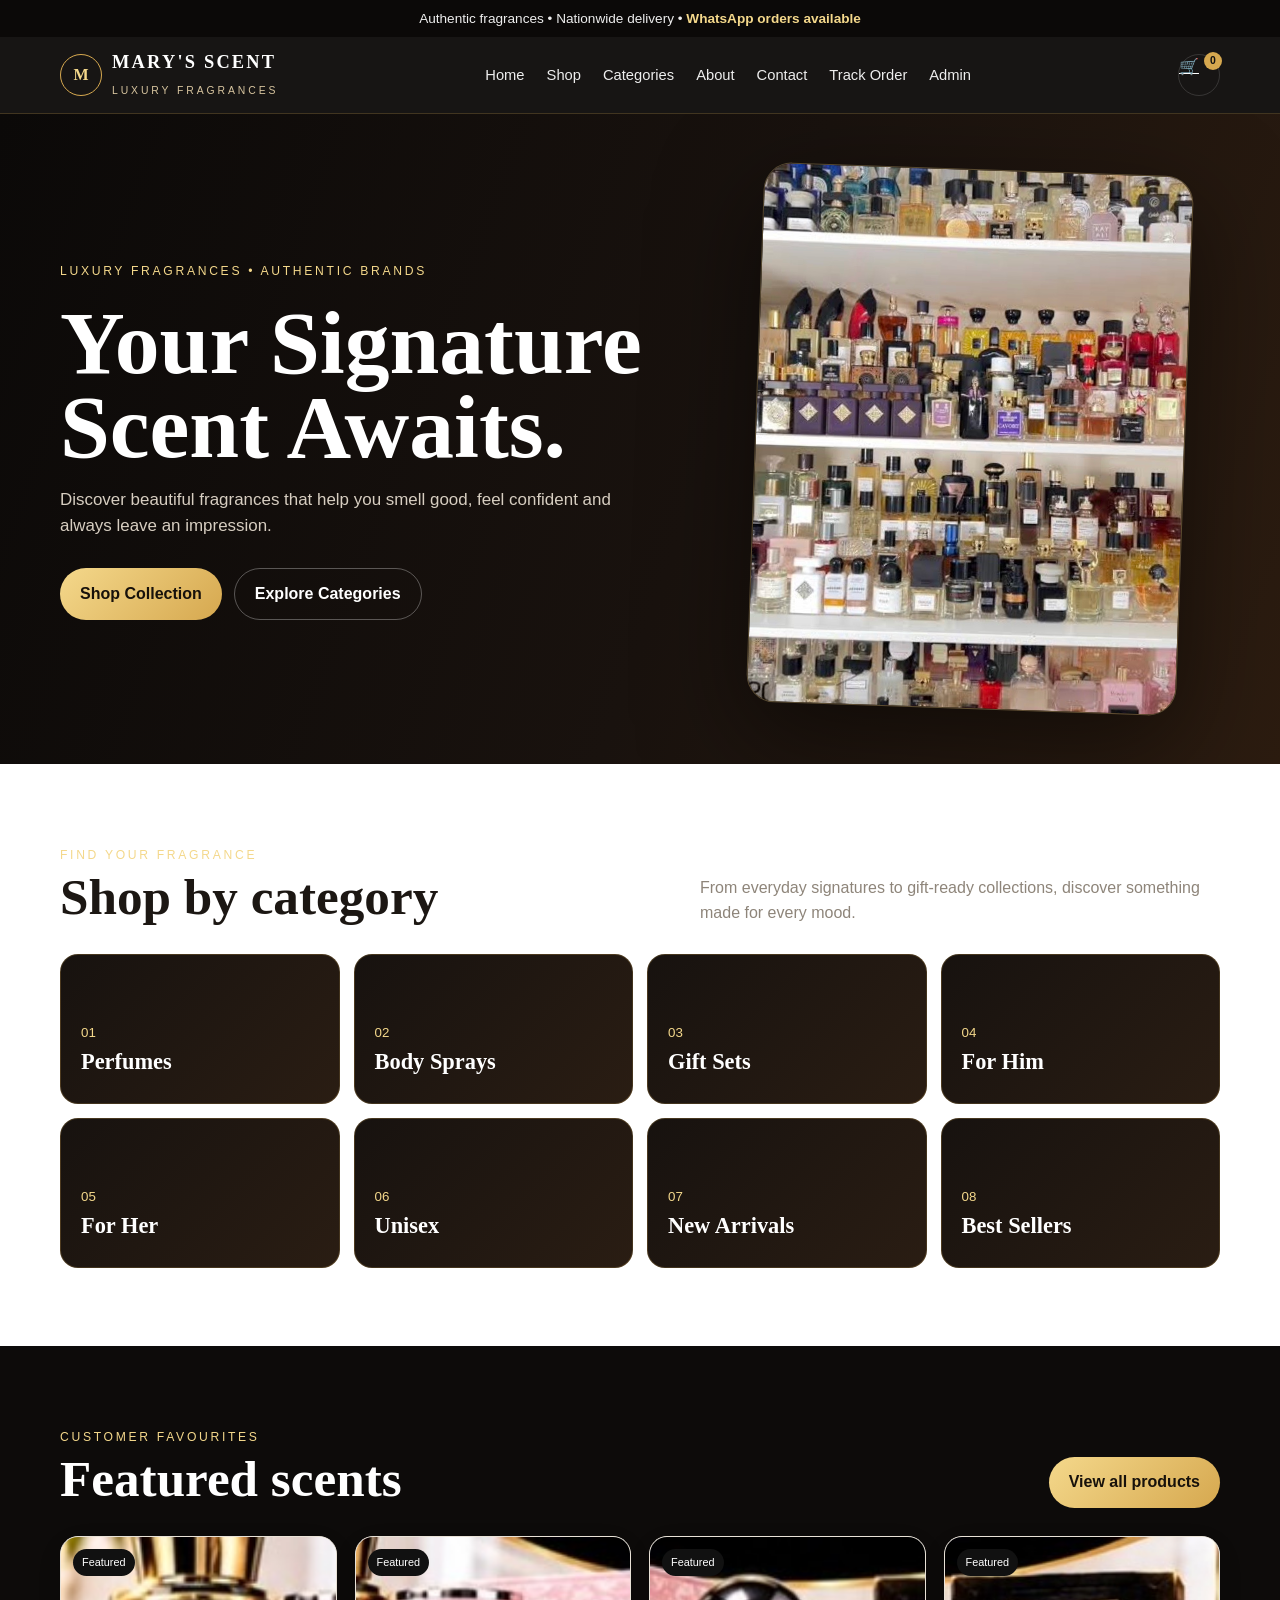
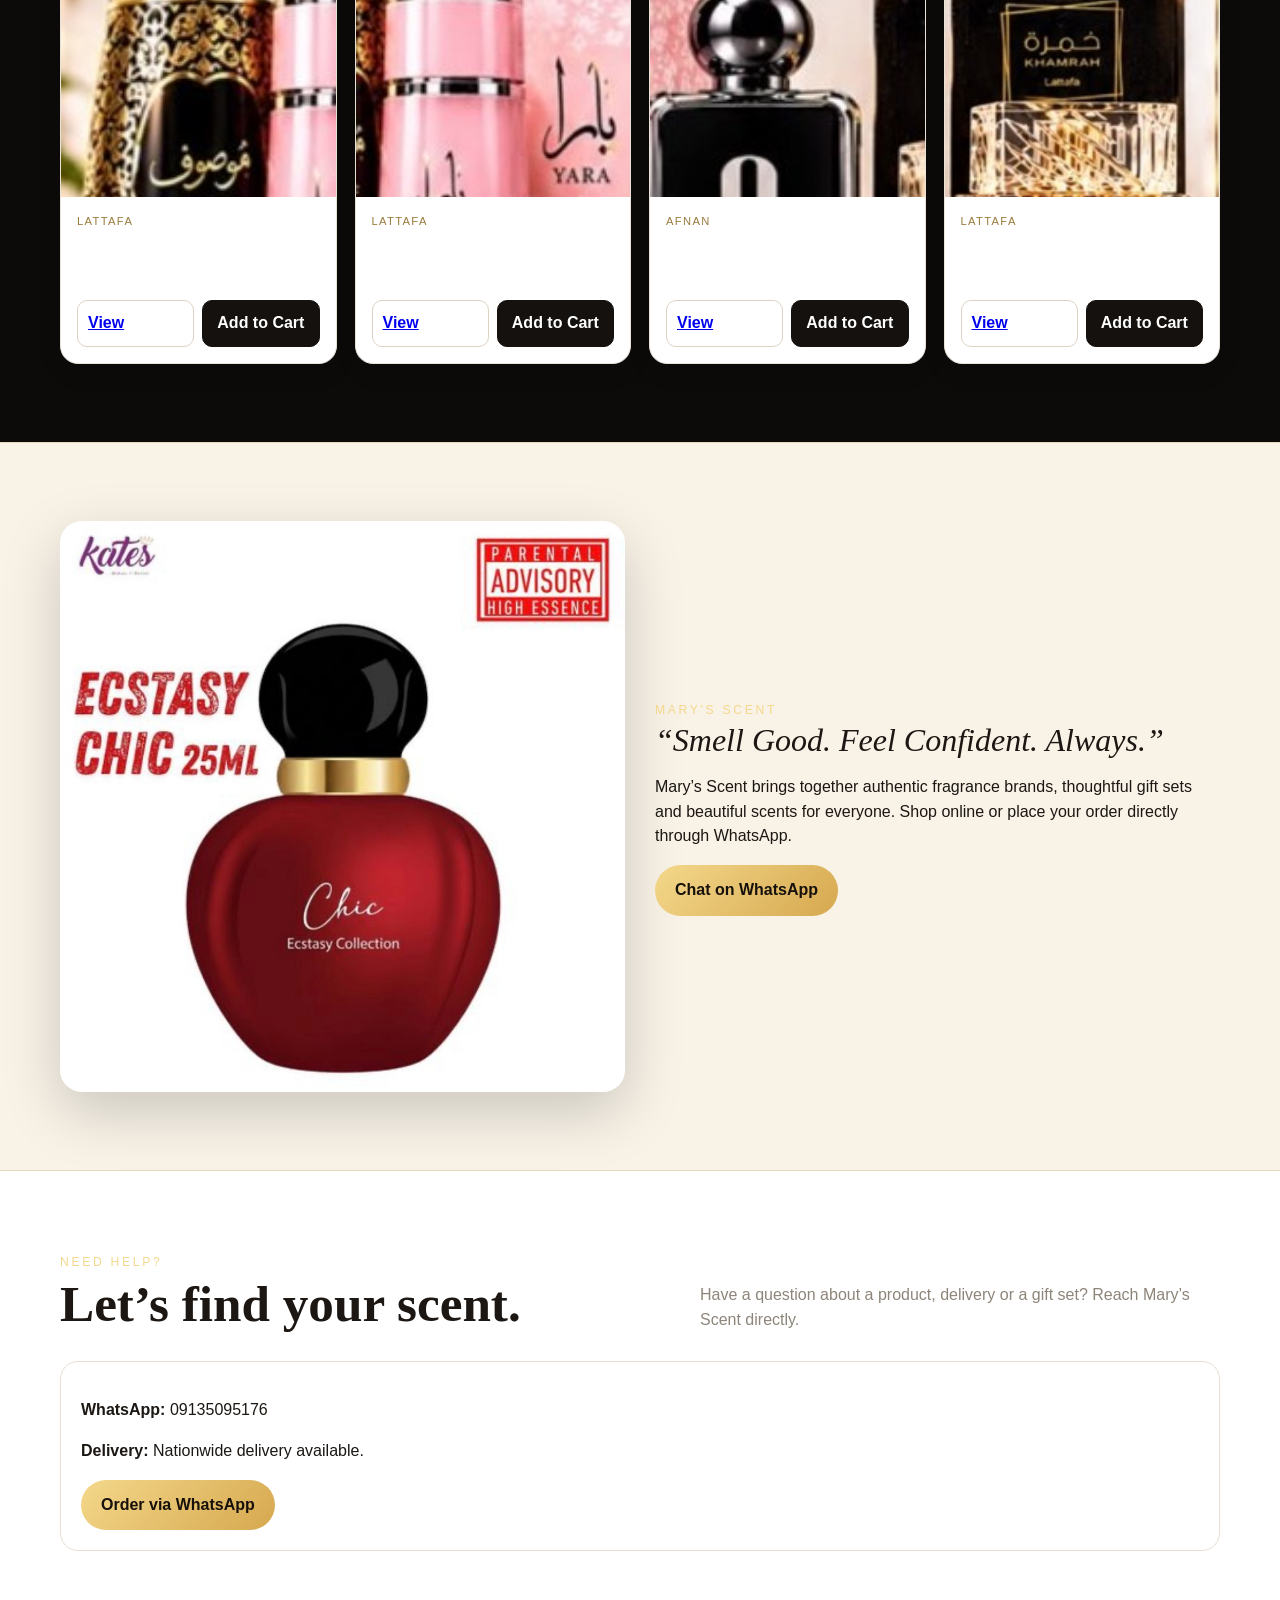
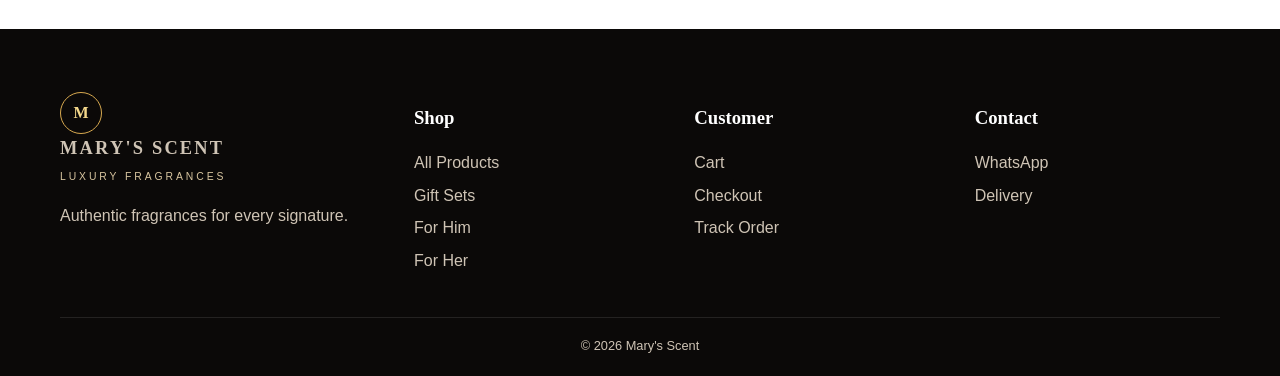
<file: index.html>
<!doctype html>
<html lang="en">
<head><meta charset="utf-8">
<meta name="viewport" content="width=device-width,initial-scale=1">
  <title>Mary's Scent — Luxury Fragrances</title>
  <link rel="stylesheet" href="css/style.css"></head>
<body>  
      <div class="loading"><div class="loading-logo"><strong>MARY'S SCENT</strong><span>Luxury Fragrances</span>
       <div class="spinner"></div></div></div>
      <div class="topbar">Authentic fragrances • Nationwide delivery • <strong>WhatsApp orders available</strong></div>
      <nav class="navbar"><div class="container nav-inner">
        <a class="brand" href="index.html"><div class="brand-mark">M</div>
    <div class="brand-text"><strong>MARY'S SCENT</strong><span>LUXURY FRAGRANCES</span></div></a>
    <div class="nav-links"><a href="index.html">Home</a>
        <a href="shop.html">Shop</a><a href="index.html#categories">Categories</a>
        <a href="index.html#about">About</a>
        <a href="index.html#contact">Contact</a>
        <a href="track.html">Track Order</a>
        <a href="admin/login.html">Admin</a>

</div>

        <div class="nav-actions">
 <a class="icon-btn" href="cart.html" aria-label="Cart">🛒<span class="badge" data-cart-count>0</span></a>
  <button class="icon-btn menu-btn" data-menu>☰</button>
</div>
</div>
</nav>
  <main><section class="hero"><div class="container hero-grid"><div><span class="eyebrow">Luxury fragrances • Authentic brands</span>
      <h1>Your Signature Scent Awaits.</h1>
      <p>Discover beautiful fragrances that help you smell good, feel confident and always leave an impression.</p>
      <div class="hero-buttons"><a class="btn btn-gold" href="shop.html">Shop Collection</a>
          <a class="btn btn-dark" href="#categories">Explore Categories</a></div></div>
          <div class="hero-art"><img src="assets/images/marys-scent.jpg" alt="Mary's Scent fragrance collection"></div></div></section>
          <section class="section" id="categories"><div class="container"><div class="section-head">
            <div><span class="eyebrow">Find your fragrance</span>
                <h2>Shop by category</h2></div><p>From everyday signatures to gift-ready collections, discover something made for every mood.</p></div>
                <div class="categories"><a class="category" href="shop.html?category=Perfumes"><small>01</small><h3>Perfumes</h3></a>
         <a class="category" href="shop.html?category=Body Sprays"><small>02</small>
  <h3>Body Sprays</h3></a><a class="category" href="shop.html?category=Gift Sets"><small>03</small>
      <h3>Gift Sets</h3></a><a class="category" href="shop.html?category=For Him"><small>04</small>
          <h3>For Him</h3></a><a class="category" href="shop.html?category=For Her"><small>05</small>
   <h3>For Her</h3></a><a class="category" href="shop.html?category=Unisex"><small>06</small>
       <h3>Unisex</h3></a><a class="category" href="shop.html?category=New Arrivals"><small>07</small>
<h3>New Arrivals</h3></a><a class="category" href="shop.html?category=Best Sellers"><small>08</small>
    <h3>Best Sellers</h3></a></div></div></section><section class="section dark"><div class="container">
        <div class="section-head"><div><span class="eyebrow">Customer favourites</span><h2>Featured scents</h2></div>
        <a class="btn btn-gold" href="shop.html">View all products</a></div><div id="homeProducts" class="products"></div></div></section>
        
        <section class="section promo" id="about">
            <div class="container promo-grid">
                <img src="assets/images/perf.jpg" alt="Mary's Scent promotional collection">
                <div><span class="eyebrow">Mary's Scent</span>
                    <div class="quote">“Smell Good. Feel Confident. Always.”</div>
                    <p>Mary’s Scent brings together authentic fragrance brands, thoughtful gift sets and beautiful scents for everyone.
   Shop online or place your order directly through WhatsApp.</p>
   <a class="btn btn-gold" href="https://wa.me/2349135095176" target="_blank">Chat on WhatsApp</a>
  </div>
                    </div>
                </section>
                <section class="section" id="contact">
                    <div class="container">
  <div class="section-head"><div><span class="eyebrow">Need help?</span>
      <h2>Let’s find your scent.</h2></div><p>Have a question about a product, delivery or a gift set? Reach Mary’s Scent directly.

      </p></div>
      <div class="panel"><p><strong>WhatsApp:</strong> 09135095176</p>
          <p><strong>Delivery:</strong> Nationwide delivery available.</p>
          <a class="btn btn-gold" href="https://wa.me/2349135095176" target="_blank">Order via WhatsApp</a>
      </div></div></section></main>
      <footer class="footer"><div class="container"><div class="footer-grid">
          <div><a class="brand" href="index.html"><div class="brand-mark">M</div><div class="brand-text"><strong>MARY'S SCENT</strong>
              <span>LUXURY FRAGRANCES</span></div></a>
              <p>Authentic fragrances for every signature.</p></div><div><h3>Shop</h3>
  <a href="shop.html">All Products</a>
  <a href="shop.html?category=Gift Sets">Gift Sets</a>
  <a href="shop.html?category=For Him">For Him</a>
  <a href="shop.html?category=For Her">For Her</a></div>
  <div><h3>Customer</h3><a href="cart.html">Cart</a>
      <a href="checkout.html">Checkout</a><a href="track.html">Track Order</a></div>
      <div><h3>Contact</h3><a href="https://wa.me/2349135095176">WhatsApp</a>
          <a href="#contact">Delivery</a></div></div>
          <div class="footer-bottom">© <span id="year"></span> Mary's Scent 
      </div></div></footer><div id="toast" class="toast">

  </div><script src="js/app.js"></script>
  <script>const ps=MS.get(MS.key.products,[]);
  document.querySelector('#homeProducts').innerHTML=ps.slice(0,4).map(p=>`
  <article class="product-card"><div class="product-image"><img src="${p.image}" alt="${p.name}">
  <span class="tag">Featured</span>
  </div><div class="product-body">
  <div class="product-brand">${p.brand}</div><h3>${p.name}</h3>
  <div class="product-meta"><span class="price">${MS.money(p.price)}</span>
  <span>★ ${p.rating}</span></div><div class="product-actions">
  <a class="small-btn" href="shop.html">View</a>
  <button class="small-btn primary" onclick="MS.addCart('${p.id}')">Add to Cart</button>
  </div></div></article>`).join('')</script></body></html>
</file>
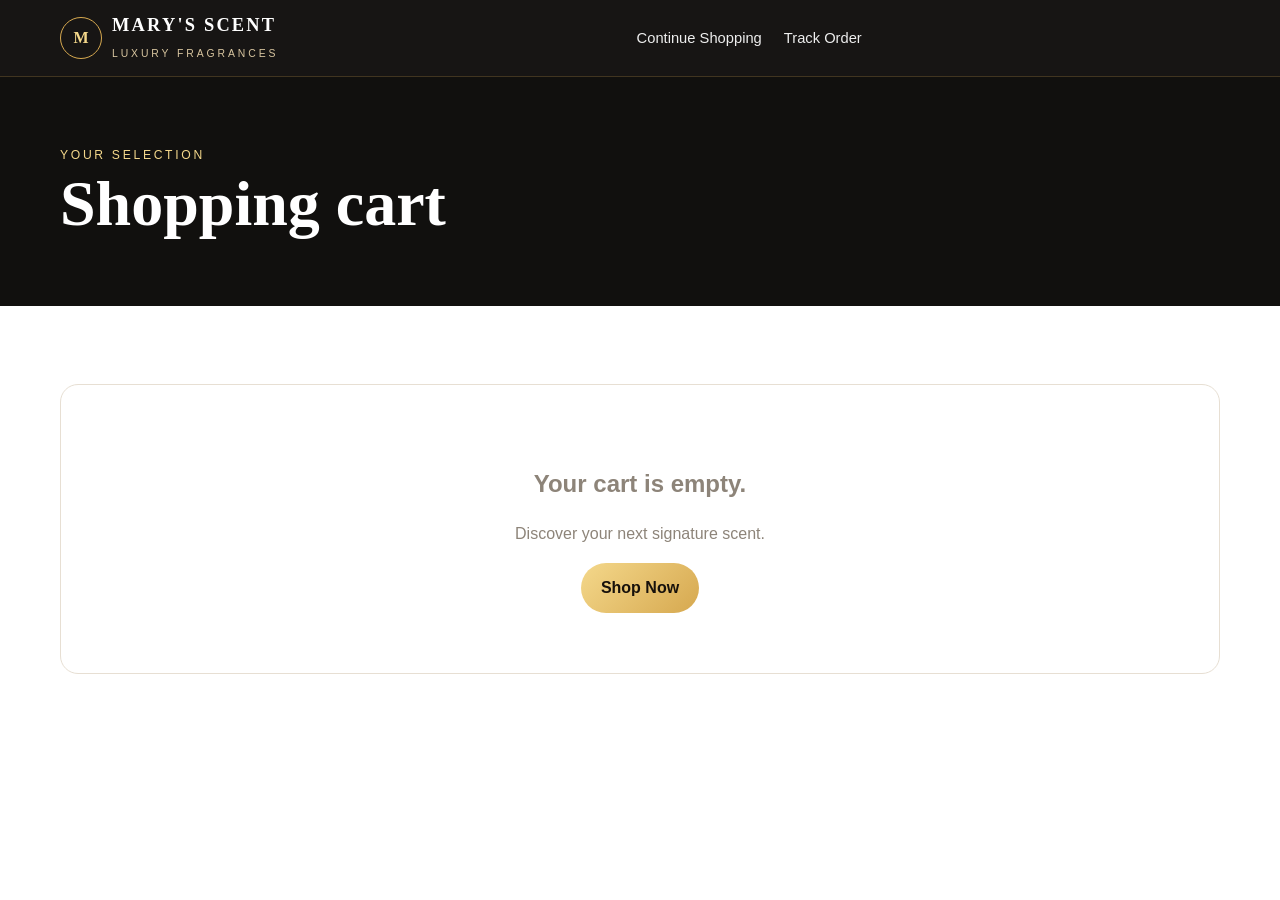
<file: cart.html>
<!doctype html><html lang="en"><head><meta charset="utf-8"><meta name="viewport" content="width=device-width,initial-scale=1"><title>Your Cart — Mary's Scent</title><link rel="stylesheet" href="css/style.css"></head><body><nav class="navbar"><div class="container nav-inner"><a class="brand" href="index.html"><div class="brand-mark">M</div><div class="brand-text"><strong>MARY'S SCENT</strong><span>LUXURY FRAGRANCES</span></div></a><div class="nav-links"><a href="shop.html">Continue Shopping</a><a href="track.html">Track Order</a></div><div class="nav-actions"><button class="icon-btn menu-btn" data-menu>☰</button></div></div></nav><header class="page-head"><div class="container"><span class="eyebrow">Your selection</span><h1>Shopping cart</h1></div></header><main class="section"><div class="container"><div id="cartLayout" class="cart-layout"></div></div></main><div id="toast" class="toast"></div><script src="js/app.js"></script><script>function renderCart(){const box=document.querySelector('#cartLayout'),items=MS.cartDetails();if(!items.length){box.innerHTML='<div class="panel empty" style="grid-column:1/-1"><h2>Your cart is empty.</h2><p>Discover your next signature scent.</p><a class="btn btn-gold" href="shop.html">Shop Now</a></div>';return}const sub=MS.subtotal(),delivery=sub>=100000?0:3000;box.innerHTML=`<div class="panel"><h2>Your items</h2>${items.map(i=>`<div class="cart-row"><img src="${i.image}" alt="${i.name}"><div><strong>${i.name}</strong><div class="product-brand">${i.brand}</div><div>${MS.money(i.price)}</div></div><div class="qty"><button onclick="changeQty('${i.id}',-1)">−</button><span>${i.qty}</span><button onclick="changeQty('${i.id}',1)">+</button></div><strong>${MS.money(i.line)}</strong><button class="small-btn remove" onclick="MS.removeCart('${i.id}');renderCart()">Remove</button></div>`).join('')}</div><aside class="panel"><h2>Summary</h2><div class="summary-row"><span>Subtotal</span><strong>${MS.money(sub)}</strong></div><div class="summary-row"><span>Delivery</span><strong>${delivery?MS.money(delivery):'Free'}</strong></div><div class="summary-row total"><span>Total</span><strong>${MS.money(sub+delivery)}</strong></div><a class="btn btn-gold" style="width:100%;margin-top:18px" href="checkout.html">Proceed to Checkout</a><a class="btn btn-dark" style="width:100%;margin-top:8px;background:#111" href="https://wa.me/2349135095176?text=${encodeURIComponent('Hello Mary\'s Scent, I would like to place an order.')}">Order via WhatsApp</a></aside>`}function changeQty(id,d){const c=MS.cart(),i=c.find(x=>x.id===id),p=MS.get(MS.key.products,[]).find(x=>x.id===id);if(!i||!p)return;i.qty+=d;if(i.qty<=0)MS.removeCart(id);else if(i.qty>p.stock)i.qty=p.stock;MS.saveCart(c);renderCart()}renderCart();</script></body></html>
</file>
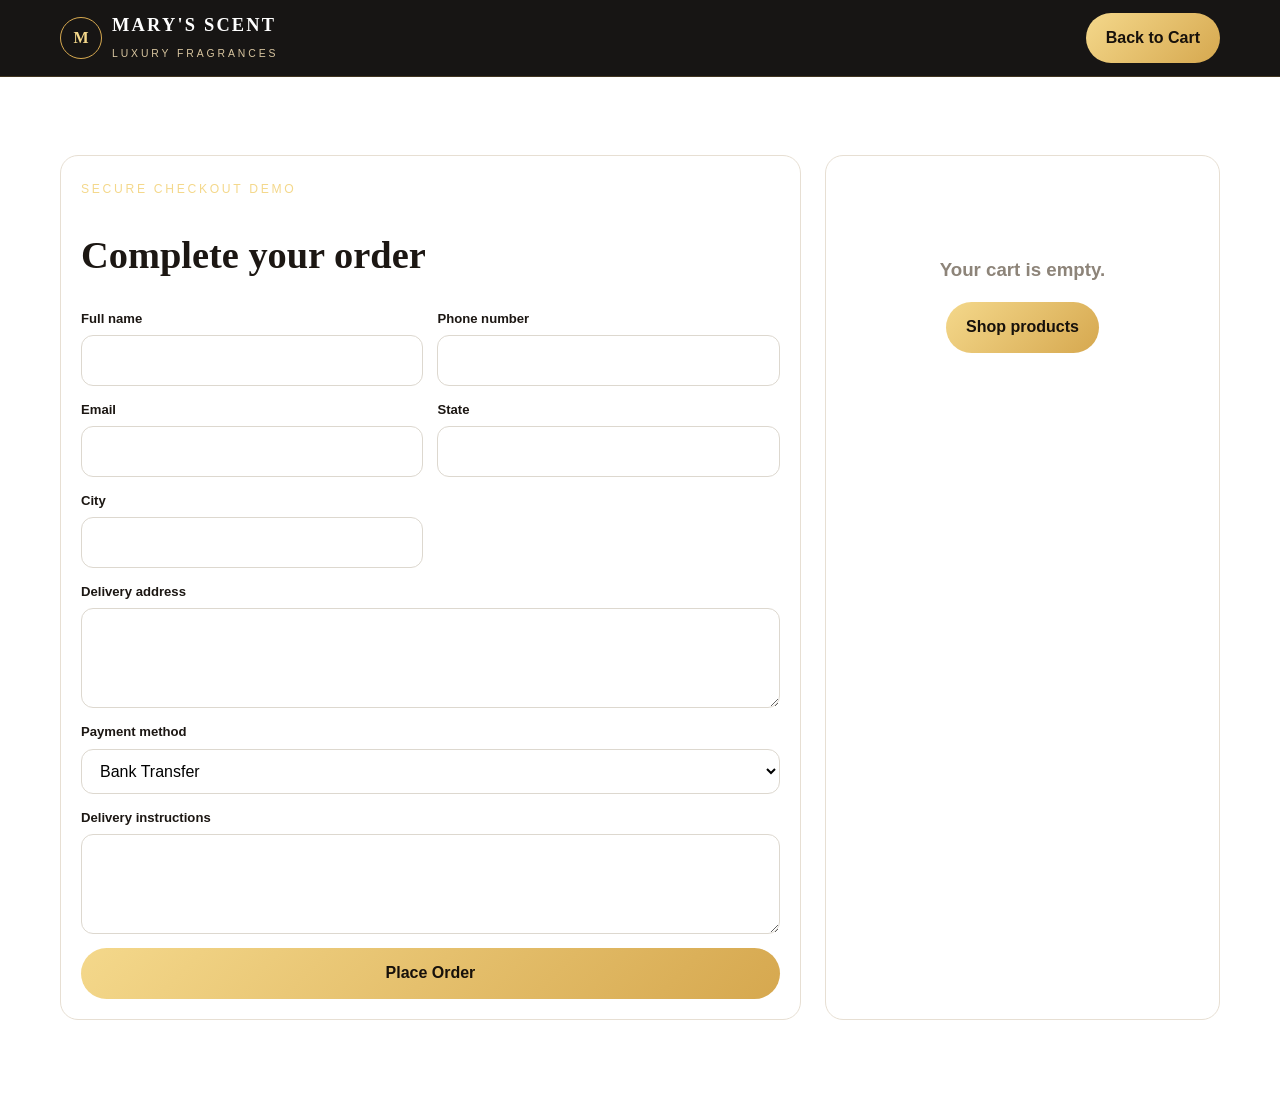
<file: checkout.html>
<!doctype html><html lang="en"><head><meta charset="utf-8"><meta name="viewport" content="width=device-width,initial-scale=1">
    <title>Checkout — Mary's Scent</title>
    <link rel="stylesheet" href="css/style.css"></head>
    <body>
        <nav class="navbar"><div class="container nav-inner">
        <a class="brand" href="index.html">
            <div class="brand-mark">M</div>
            <div class="brand-text"><strong>MARY'S SCENT</strong><span>LUXURY FRAGRANCES</span></div></a>
            <a class="btn btn-gold" href="cart.html">Back to Cart</a></div></nav>
            <main class="section"><div class="container"><div class="checkout-layout">
                <section class="panel"><span class="eyebrow">Secure checkout demo</span>
                    <h1 style="font:700 2.4rem Georgia,serif">Complete your order</h1>
                    <div id="checkoutNotice"></div><form id="checkoutForm" class="form-grid">
                        <div class="field"><label>Full name</label><input class="input" name="name" required></div>
                        <div class="field"><label>Phone number</label><input class="input" name="phone" required></div>
                        <div class="field"><label>Email</label><input class="input" type="email" name="email"></div>
                        <div class="field"><label>State</label><input class="input" name="state" required></div>
                        <div class="field"><label>City</label><input class="input" name="city" required></div>
                        <div class="field full"><label>Delivery address</label><textarea class="input textarea" name="address" required></textarea></div>
                        <div class="field full"><label>Payment method</label><select class="select" name="payment"><option>Bank Transfer</option>
                            <option>Cash on Delivery</option><option>Pay Online (Demo)</option>
                            <option>WhatsApp</option></select></div><div class="field full">
                                <label>Delivery instructions</label><textarea class="input textarea" name="instructions">

                                </textarea></div><div class="field full">
                                    <button class="btn btn-gold" type="submit">Place Order</button></div></form></section>
                                    <aside id="checkoutSummary" class="panel"></aside></div></div></main>
                                    <div id="toast" class="toast"></div><script src="js/app.js"></script>
                                    <script>const items=MS.cartDetails();const sub=MS.subtotal();
                                    const delivery=sub>=100000?0:3000;
                                    document.querySelector('#checkoutSummary').innerHTML=items.length?
                                    `<h2>Order summary</h2>${items.map(i=>`<div class="summary-row"><span>${i.name} × ${i.qty}</span><strong>${MS.money(i.line)}</strong></div>`).join('')}<div class="summary-row"><span>Delivery</span><strong>${delivery?MS.money(delivery):'Free'}</strong></div><div class="summary-row total"><span>Total</span><strong>${MS.money(sub+delivery)}</strong></div>`:'<div class="empty"><h3>Your cart is empty.</h3><a class="btn btn-gold" href="shop.html">Shop products</a></div>';document.querySelector('#checkoutForm')?.addEventListener('submit',e=>{e.preventDefault();if(!items.length)return;const f=new FormData(e.target),orders=MS.get(MS.key.orders,[]),products=MS.get(MS.key.products,[]),order={id:MS.id(),number:`MS-${new Date().getFullYear()}${String(new Date().getMonth()+1).padStart(2,'0')}${String(new Date().getDate()).padStart(2,'0')}-${String(orders.length+1).padStart(3,'0')}`,date:new Date().toISOString(),customer:{name:f.get('name'),phone:f.get('phone'),email:f.get('email'),state:f.get('state'),city:f.get('city'),address:f.get('address'),instructions:f.get('instructions')},payment:f.get('payment'),items:items.map(i=>({id:i.id,name:i.name,qty:i.qty,price:i.price,cost:i.cost,image:i.image})),subtotal:sub,delivery,total:sub+delivery,status:'Pending',source:'Online'};for(const item of items){const p=products.find(x=>x.id===item.id);if(!p||p.stock<item.qty){MS.toast(`Not enough stock for ${item.name}`);return}p.stock-=item.qty}MS.set(MS.key.products,products);orders.unshift(order);MS.set(MS.key.orders,orders);MS.set(MS.key.cart,[]);MS.log(`New online order ${order.number} received.`);document.querySelector('#checkoutForm').classList.add('hidden');document.querySelector('#checkoutNotice').innerHTML=`<div class="notice"><strong>Order placed successfully!</strong><br>Your order number is <strong>${order.number}</strong>.<br><a href="track.html?order=${order.number}">Track your order</a></div>`;document.querySelector('#checkoutSummary').innerHTML=`<div class="receipt"><h3>MARY'S SCENT</h3><p>Order: ${order.number}</p><p>Total: ${MS.money(order.total)}</p><p>Status: Pending</p></div>`});</script></body></html>
</file>
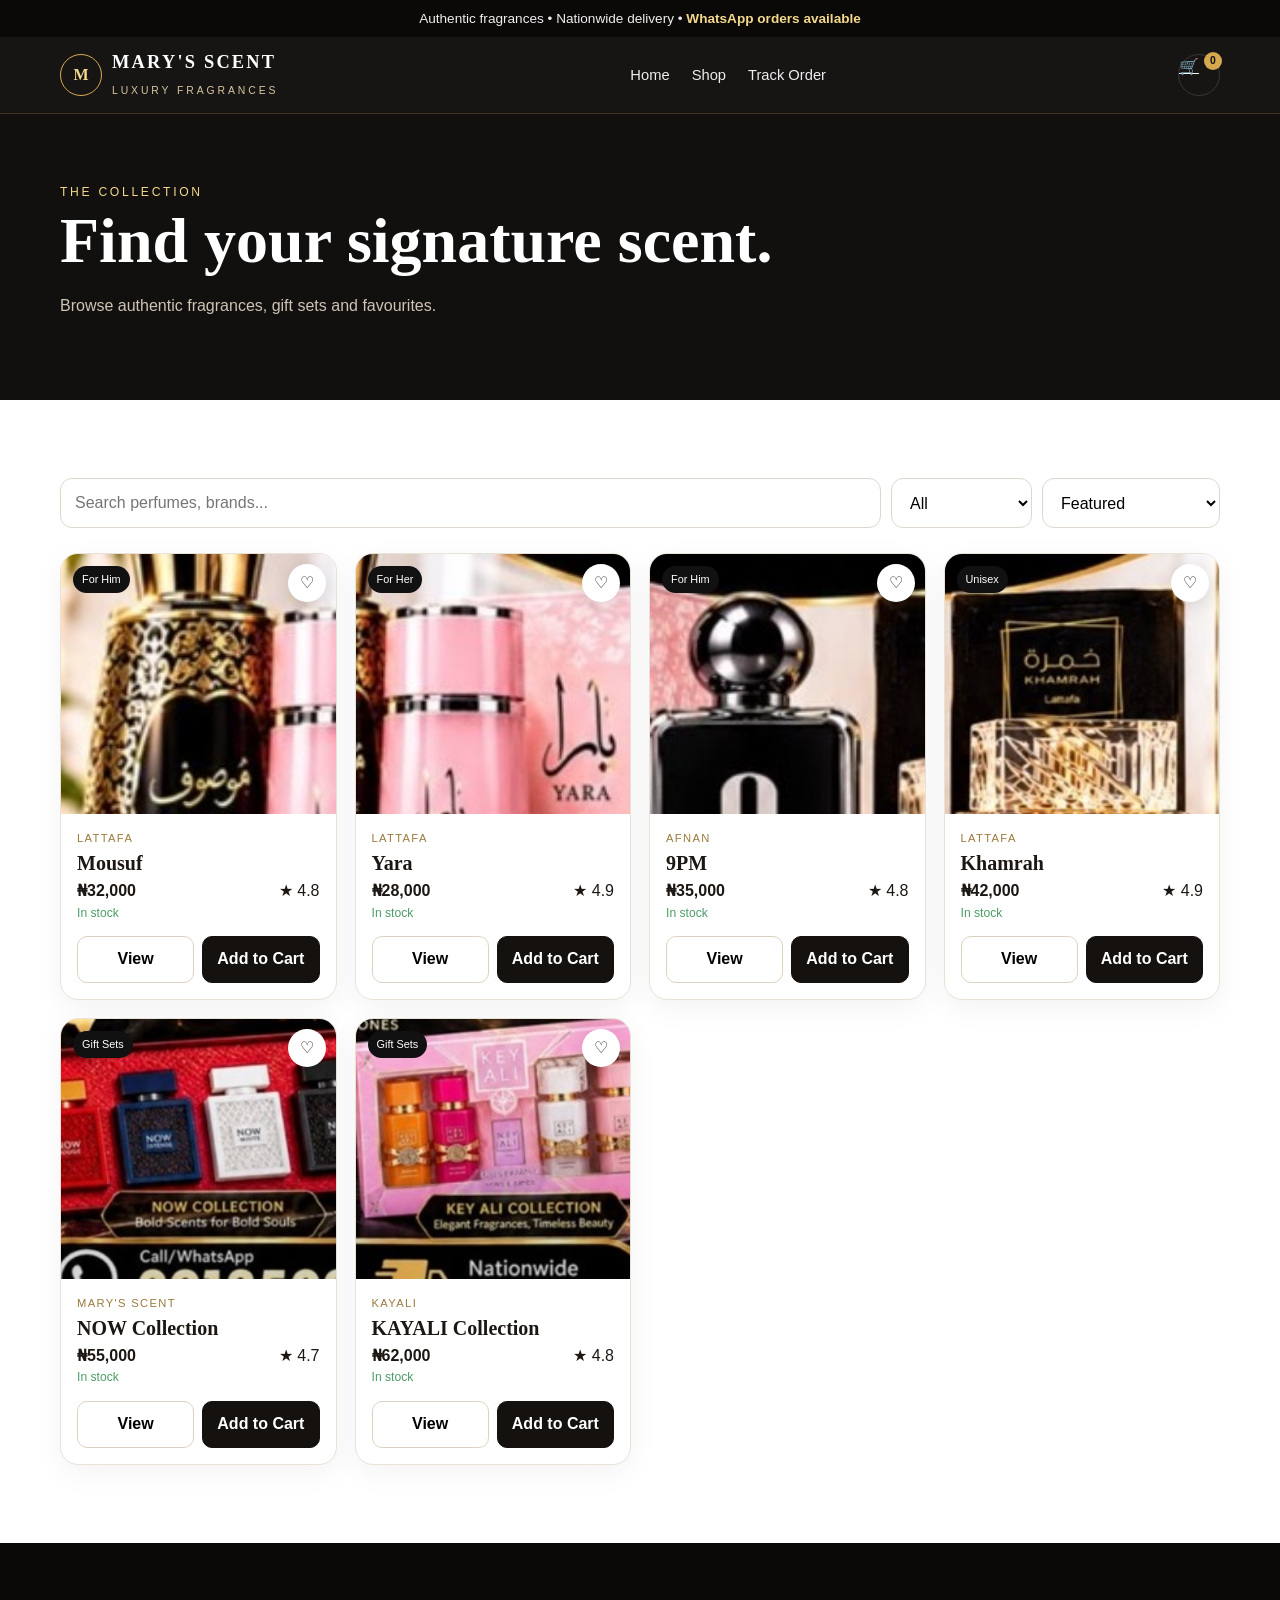
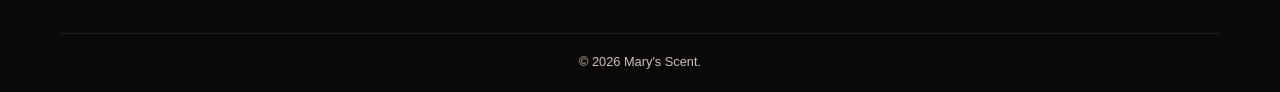
<file: shop.html>
<!doctype html><html lang="en"><head><meta charset="utf-8"><meta name="viewport" content="width=device-width,initial-scale=1"><title>Shop — Mary's Scent</title><link rel="stylesheet" href="css/style.css"></head><body><div class="topbar">Authentic fragrances • Nationwide delivery • <strong>WhatsApp orders available</strong></div><nav class="navbar"><div class="container nav-inner"><a class="brand" href="index.html"><div class="brand-mark">M</div><div class="brand-text"><strong>MARY'S SCENT</strong><span>LUXURY FRAGRANCES</span></div></a><div class="nav-links"><a href="index.html">Home</a><a href="shop.html">Shop</a><a href="track.html">Track Order</a></div><div class="nav-actions"><a class="icon-btn" href="cart.html">🛒<span class="badge" data-cart-count>0</span></a><button class="icon-btn menu-btn" data-menu>☰</button></div></div></nav><header class="page-head"><div class="container"><span class="eyebrow">The collection</span><h1>Find your signature scent.</h1><p>Browse authentic fragrances, gift sets and favourites.</p></div></header><main class="section"><div class="container"><div class="filters"><input id="search" class="input search-input" placeholder="Search perfumes, brands..."><select id="categoryFilter" class="select"><option>All</option><option>Perfumes</option><option>Body Sprays</option><option>Gift Sets</option><option>For Him</option><option>For Her</option><option>Unisex</option><option>New Arrivals</option><option>Best Sellers</option></select><select id="sort" class="select"><option value="featured">Featured</option><option value="price-low">Price: Low to high</option><option value="price-high">Price: High to low</option><option value="name">Name</option></select></div><div id="productGrid" class="products"></div></div></main><div id="productModal" class="modal"><div class="modal-card"><button id="closeModal" class="modal-close">×</button><div class="modal-content"></div></div></div><div id="toast" class="toast"></div><footer class="footer"><div class="container footer-bottom">© <span id="year"></span> Mary's Scent.</div></footer><script src="js/app.js"></script><script src="js/shop.js"></script><script>const params=new URLSearchParams(location.search);if(params.get('category')){document.querySelector('#categoryFilter').value=params.get('category')}renderProducts();</script></body></html>
</file>
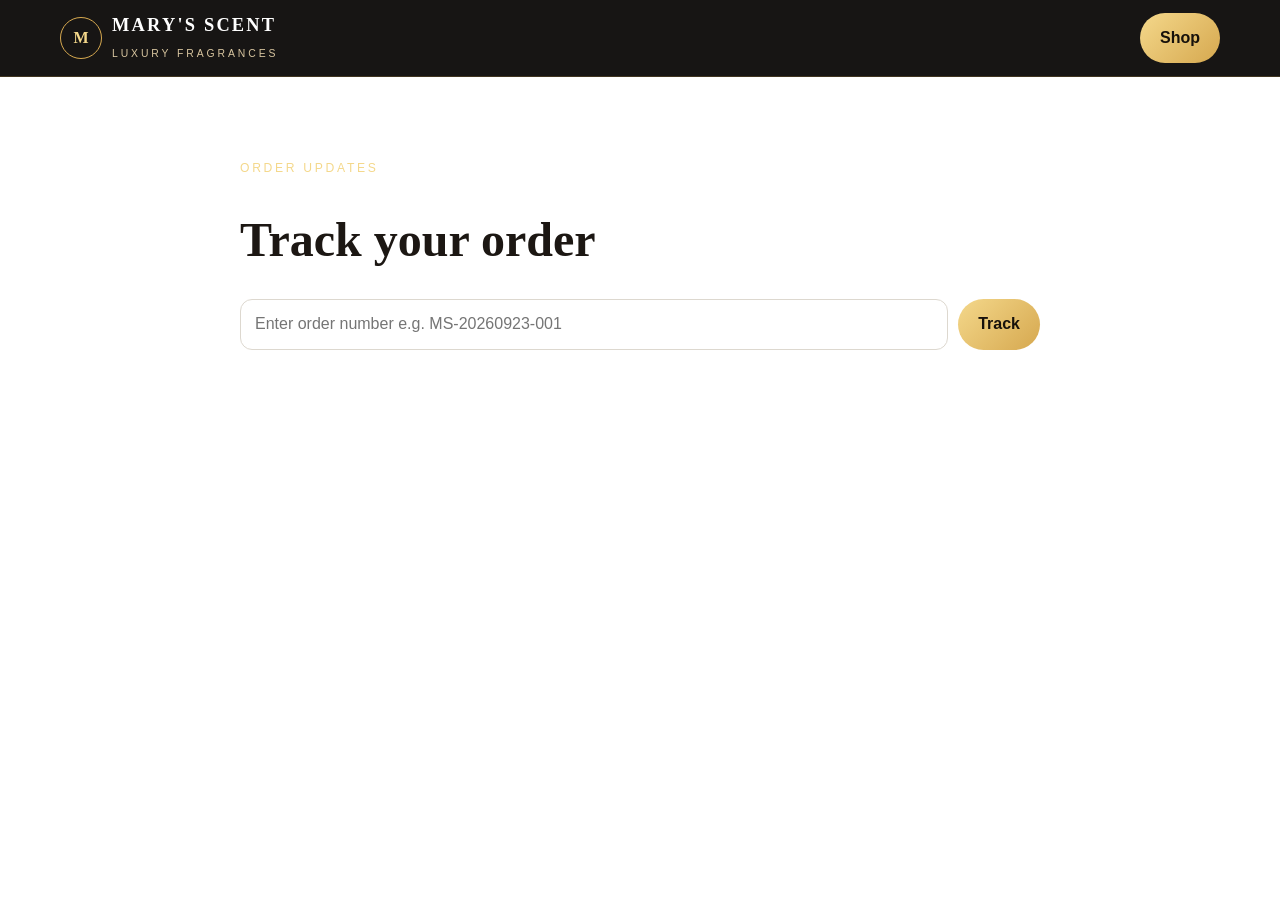
<file: track.html>
<!doctype html><html lang="en"><head><meta charset="utf-8"><meta name="viewport" content="width=device-width,initial-scale=1"><title>Track Order — Mary's Scent</title><link rel="stylesheet" href="css/style.css"></head><body><nav class="navbar"><div class="container nav-inner"><a class="brand" href="index.html"><div class="brand-mark">M</div><div class="brand-text"><strong>MARY'S SCENT</strong><span>LUXURY FRAGRANCES</span></div></a><a class="btn btn-gold" href="shop.html">Shop</a></div></nav><main class="section"><div class="container tracking"><span class="eyebrow">Order updates</span><h1 style="font:700 3rem Georgia,serif">Track your order</h1><form id="trackForm" class="track-form"><input id="orderNo" class="input" placeholder="Enter order number e.g. MS-20260923-001" required><button class="btn btn-gold">Track</button></form><div id="result" style="margin-top:30px"></div></div></main><div id="toast" class="toast"></div><script src="js/app.js"></script><script>const statuses=['Pending','Confirmed','Processing','Shipped','Out for Delivery','Delivered'];function renderTrack(no){const o=MS.get(MS.key.orders,[]).find(x=>x.number.toLowerCase()===no.toLowerCase());const r=document.querySelector('#result');if(!o){r.innerHTML='<div class="panel empty"><h3>Order not found.</h3><p>Check the order number and try again.</p></div>';return}const idx=statuses.indexOf(o.status);r.innerHTML=`<div class="panel"><h2>Order ${o.number}</h2><p><strong>${o.customer.name}</strong> • ${MS.money(o.total)} • ${o.payment}</p><div class="timeline">${statuses.map((s,i)=>`<div class="step ${i<=idx?'active':''}"><div class="step-dot">${i<=idx?'✓':i+1}</div>${s}</div>`).join('')}</div><div class="table-wrap"><table class="table"><thead><tr><th>Item</th><th>Qty</th><th>Price</th></tr></thead><tbody>${o.items.map(i=>`<tr><td>${i.name}</td><td>${i.qty}</td><td>${MS.money(i.price*i.qty)}</td></tr>`).join('')}</tbody></table></div></div>`}document.querySelector('#trackForm').addEventListener('submit',e=>{e.preventDefault();renderTrack(document.querySelector('#orderNo').value.trim())});const p=new URLSearchParams(location.search).get('order');if(p){document.querySelector('#orderNo').value=p;renderTrack(p)}</script></body></html>
</file>
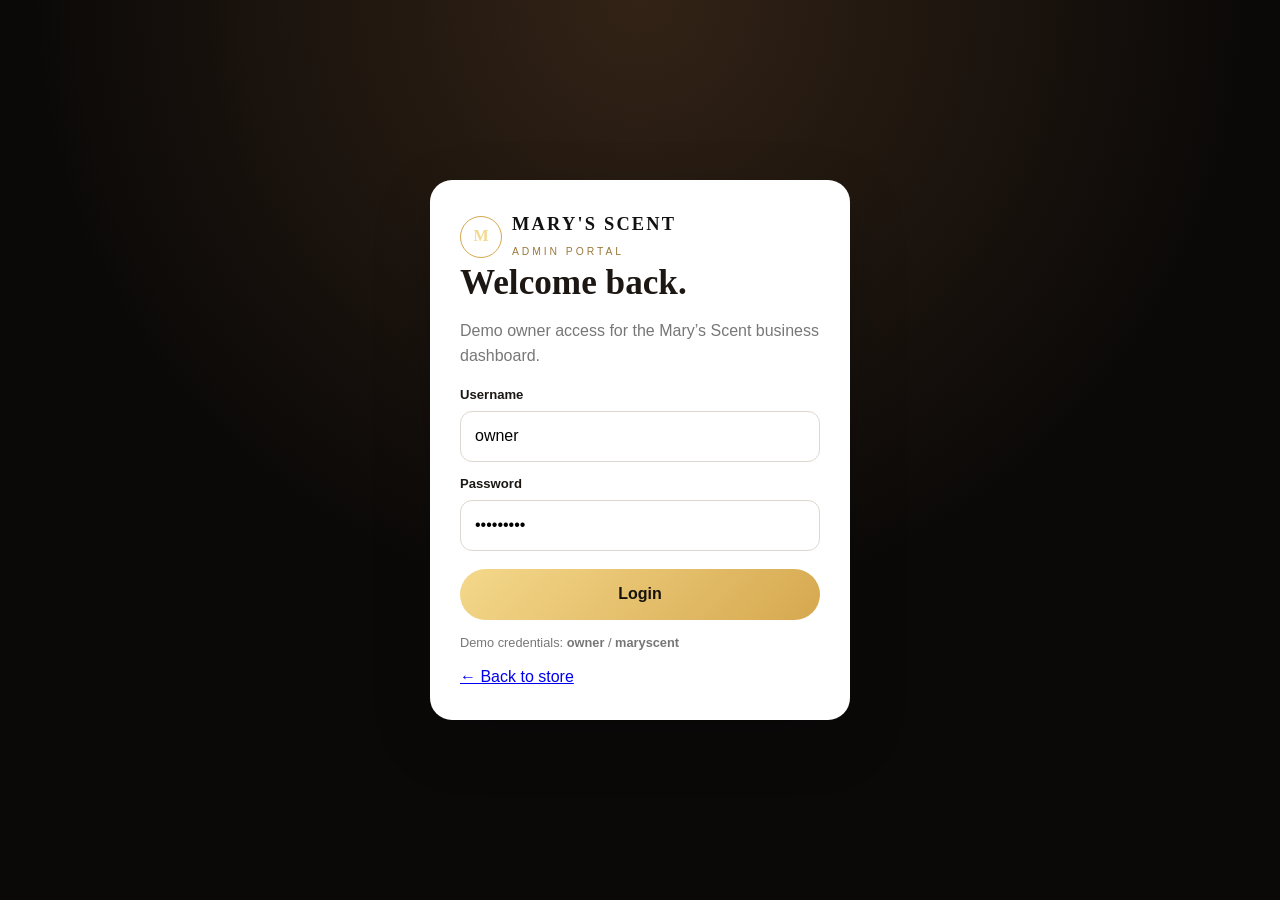
<file: admin/dashboard.html>
<!doctype html><html lang="en"><head><meta charset="utf-8"><meta name="viewport" content="width=device-width,initial-scale=1"><title>Dashboard — Mary's Scent</title><link rel="stylesheet" href="../css/style.css"></head><body class="admin-body"><div class="admin-shell"><aside class="sidebar"><a class="brand" href="../index.html"><div class="brand-mark">M</div><div class="brand-text"><strong>MARY'S SCENT</strong><span>LUXURY ADMIN</span></div></a><nav class="side-nav"><button class="active" data-section="overview">📊 Overview</button><button data-section="products">🧴 Products</button><button data-section="inventory">📦 Inventory</button><button data-section="orders">🛍️ Orders</button><button data-section="pos">🧾 Offline POS</button><button data-section="expenses">💰 Expenses</button><button data-section="customers">👥 Customers</button><button data-section="activity">📝 Activity Log</button><button data-section="settings">⚙️ Settings</button></nav><button id="logout" class="btn btn-dark" style="width:100%;margin-top:20px">Logout</button></aside><main class="admin-main"><div class="mobile-sidebar"><select id="mobileNav" class="select" style="width:100%;margin-bottom:18px"><option value="overview">Overview</option><option value="products">Products</option><option value="inventory">Inventory</option><option value="orders">Orders</option><option value="pos">Offline POS</option><option value="expenses">Expenses</option><option value="customers">Customers</option><option value="activity">Activity Log</option><option value="settings">Settings</option></select></div><div class="admin-top"><div><div class="eyebrow">Owner dashboard</div><h1>Business overview</h1></div><a class="btn btn-gold" href="../shop.html">View Store</a></div><section id="overview" class="admin-section active"><div id="stats" class="admin-cards"></div><div class="admin-grid"><div class="panel"><div class="section-head"><h2>Sales overview</h2><span id="salesRange"></span></div><div id="salesChart" class="chart"></div></div><div class="panel"><h2>Business snapshot</h2><div id="snapshot"></div></div></div><div class="panel" style="margin-top:18px"><h2>Recent orders</h2><div id="recentOrders" class="table-wrap"></div></div></section><section id="products" class="admin-section"><div class="panel"><div class="section-head"><h2>Products</h2><button class="btn btn-gold" onclick="openProductForm()">+ Add Product</button></div><div id="productsTable" class="table-wrap"></div></div></section><section id="inventory" class="admin-section"><div class="panel"><h2>Inventory</h2><div id="inventoryTable" class="table-wrap"></div></div></section><section id="orders" class="admin-section"><div class="panel"><h2>Orders</h2><div id="ordersTable" class="table-wrap"></div></div></section><section id="pos" class="admin-section"><div class="admin-grid"><div class="panel"><h2>Record offline sale</h2><form id="posForm" class="admin-form"><div class="field"><label>Product</label><select id="posProduct" class="select" required></select></div><div class="field"><label>Quantity</label><input id="posQty" class="input" type="number" min="1" value="1" required></div><div class="field"><label>Customer name</label><input id="posCustomer" class="input"></div><div class="field"><label>Customer phone</label><input id="posPhone" class="input"></div><div class="field"><label>Payment method</label><select id="posPayment" class="select"><option>Cash</option><option>Bank Transfer</option><option>POS</option><option>Other</option></select></div><div class="field full"><button class="btn btn-gold">Record Sale</button></div></form></div><div class="panel"><h2>Recent offline sales</h2><div id="offlineTable"></div></div></div></section><section id="expenses" class="admin-section"><div class="admin-grid"><div class="panel"><h2>Add expense</h2><form id="expenseForm" class="admin-form"><div class="field"><label>Expense</label><input id="expenseName" class="input" required></div><div class="field"><label>Amount</label><input id="expenseAmount" class="input" type="number" required></div><div class="field"><label>Category</label><select id="expenseCategory" class="select"><option>Delivery</option><option>Advertising</option><option>Packaging</option><option>Staff</option><option>Rent</option><option>Utilities</option><option>Product Purchase</option><option>Other</option></select></div><div class="field"><label>Payment method</label><select id="expensePayment" class="select"><option>Cash</option><option>Bank Transfer</option><option>POS</option></select></div><div class="field full"><label>Description</label><textarea id="expenseDescription" class="input textarea"></textarea></div><div class="field full"><button class="btn btn-gold">Save Expense</button></div></form></div><div class="panel"><h2>Expenses</h2><div id="expensesTable"></div></div></div></section><section id="customers" class="admin-section"><div class="panel"><h2>Customers</h2><div id="customersTable" class="table-wrap"></div></div></section><section id="activity" class="admin-section"><div class="panel"><h2>Activity log</h2><div id="activityTable"></div></div></section><section id="settings" class="admin-section"><div class="panel"><h2>Business settings</h2><form id="settingsForm" class="admin-form"><div class="field"><label>Business name</label><input id="setName" class="input"></div><div class="field"><label>WhatsApp number</label><input id="setWa" class="input"></div><div class="field"><label>Default delivery fee</label><input id="setDelivery" class="input" type="number"></div><div class="field full"><button class="btn btn-gold">Save Settings</button></div></form></div></section></main></div><div id="modal" class="modal"><div class="modal-card"><button class="modal-close" onclick="closeProductForm()">×</button><div class="modal-content"><h2>Add / Edit Product</h2><form id="productForm" class="admin-form"><input type="hidden" id="editId"><div class="field"><label>Name</label><input id="pfName" class="input" required></div><div class="field"><label>Brand</label><input id="pfBrand" class="input" required></div><div class="field"><label>Category</label><input id="pfCategory" class="input" value="Perfumes" required></div><div class="field"><label>Price</label><input id="pfPrice" class="input" type="number" required></div><div class="field"><label>Cost price</label><input id="pfCost" class="input" type="number" required></div><div class="field"><label>Stock</label><input id="pfStock" class="input" type="number" required></div><div class="field"><label>Low stock threshold</label><input id="pfThreshold" class="input" type="number" value="3" required></div><div class="field"><label>Rating</label><input id="pfRating" class="input" type="number" step="0.1" value="4.8"></div><div class="field full"><label>Image path</label><input id="pfImage" class="input" value="assets/images/marys-scent-flyer.jpeg"></div><div class="field full"><label>Description</label><textarea id="pfDesc" class="input textarea"></textarea></div><div class="field full"><button class="btn btn-gold">Save Product</button></div></form></div></div></div><div id="toast" class="toast"></div><script src="../js/app.js"></script><script src="../js/admin.js"></script></body></html>
</file>
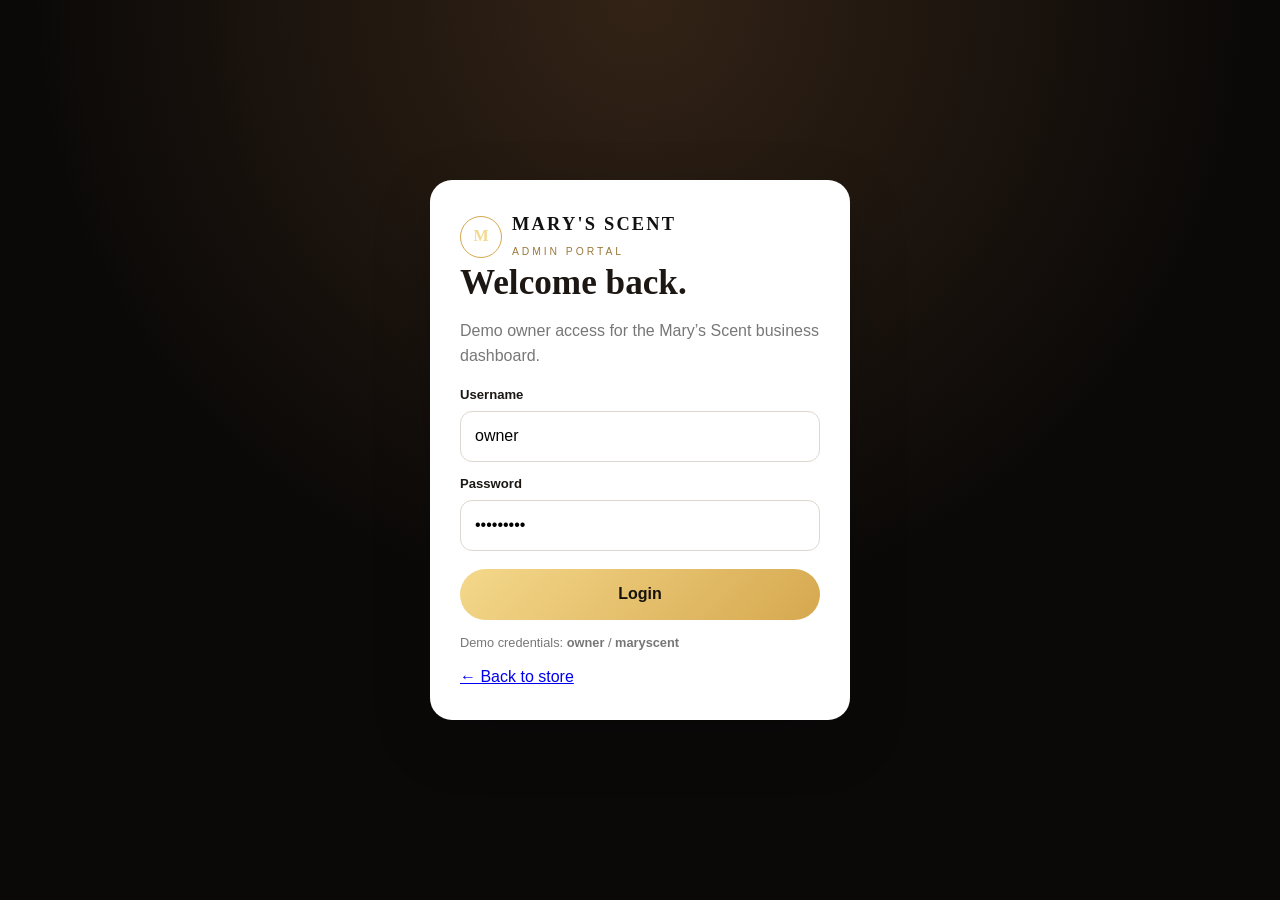
<file: admin/login.html>
<!doctype html><html lang="en"><head><meta charset="utf-8"><meta name="viewport" content="width=device-width,initial-scale=1"><title>Admin Login — Mary's Scent</title><link rel="stylesheet" href="../css/style.css"></head><body class="login-page"><div class="login-card"><div class="brand"><div class="brand-mark">M</div><div class="brand-text"><strong style="color:#111">MARY'S SCENT</strong><span style="color:#9a7a3d">ADMIN PORTAL</span></div></div><h1>Welcome back.</h1><p>Demo owner access for the Mary’s Scent business dashboard.</p><form id="login"><div class="field"><label>Username</label><input class="input" name="username" value="owner" required></div><div class="field" style="margin-top:12px"><label>Password</label><input class="input" type="password" name="password" value="maryscent" required></div><div id="error" class="error" style="margin:10px 0"></div><button class="btn btn-gold" style="width:100%;margin-top:8px">Login</button></form><p style="font-size:.8rem">Demo credentials: <strong>owner</strong> / <strong>maryscent</strong></p><a href="../index.html">← Back to store</a></div><script src="../js/app.js"></script><script>document.querySelector('#login').addEventListener('submit',e=>{e.preventDefault();const f=new FormData(e.target);if(f.get('username')==='owner'&&f.get('password')==='maryscent'){MS.set(MS.key.auth,{role:'owner',loggedAt:new Date().toISOString()});location.href='dashboard.html'}else document.querySelector('#error').textContent='Invalid demo credentials.'})</script></body></html>
</file>
<file: css/style.css>
:root{--black:#0b0908;--charcoal:#171311;--gold:#d6a84f;--gold2:#f4d88b;--cream:#f8f2e7;--white:#fff;--muted:#8e857a;--line:rgba(214,168,79,.22);--danger:#c94b4b;--success:#4e9b68;--shadow:0 20px 60px rgba(0,0,0,.18);--radius:18px}*{box-sizing:border-box}html{scroll-behavior:smooth}body{margin:0;font-family:Inter,Arial,sans-serif;background:#fff;color:#1c1713;line-height:1.55}button,input,select,textarea{font:inherit}button{cursor:pointer}.container{width:min(1160px,92%);margin:auto}.topbar{background:var(--black);color:#eee;font-size:.85rem;text-align:center;padding:8px}.topbar strong{color:var(--gold2)}.navbar{position:sticky;top:0;z-index:50;background:rgba(11,9,8,.95);backdrop-filter:blur(14px);border-bottom:1px solid var(--line)}.nav-inner{height:76px;display:flex;align-items:center;justify-content:space-between;gap:24px}.brand{display:flex;align-items:center;gap:10px;color:#fff;text-decoration:none}.brand-mark{width:42px;height:42px;border:1px solid var(--gold);border-radius:50%;display:grid;place-items:center;color:var(--gold2);font-family:Georgia,serif;font-weight:700}.brand-text strong{display:block;font-family:Georgia,serif;font-size:1.15rem;letter-spacing:.12em}.brand-text span{font-size:.65rem;letter-spacing:.28em;color:#d9c6a0}.nav-links{display:flex;gap:22px;align-items:center}.nav-links a{color:#eee;text-decoration:none;font-size:.92rem}.nav-links a:hover{color:var(--gold2)}.nav-actions{display:flex;align-items:center;gap:8px}.icon-btn{width:42px;height:42px;border:1px solid rgba(255,255,255,.14);background:transparent;color:#fff;border-radius:50%;position:relative}.badge{position:absolute;top:-3px;right:-3px;background:var(--gold);color:#111;border-radius:999px;font-size:.65rem;min-width:18px;height:18px;display:grid;place-items:center;font-weight:800}.menu-btn{display:none}.hero{background:linear-gradient(110deg,#0b0908 0%,#19120e 55%,#2c1c10 100%);color:#fff;overflow:hidden}.hero-grid{display:grid;grid-template-columns:1.1fr .9fr;min-height:650px;align-items:center;gap:50px}.eyebrow{color:var(--gold2);letter-spacing:.22em;text-transform:uppercase;font-size:.76rem}.hero h1{font-family:Georgia,serif;font-size:clamp(3rem,7vw,6.3rem);line-height:.94;margin:18px 0}.hero p{color:#d7cec1;max-width:570px;font-size:1.06rem}.hero-buttons{display:flex;gap:12px;flex-wrap:wrap;margin-top:28px}.btn{border:0;border-radius:999px;padding:13px 20px;font-weight:800;text-decoration:none;display:inline-flex;align-items:center;justify-content:center;gap:8px}.btn-gold{background:linear-gradient(135deg,var(--gold2),var(--gold));color:#17110b}.btn-dark{background:transparent;color:#fff;border:1px solid rgba(255,255,255,.3)}.hero-art{position:relative;display:flex;justify-content:center}.hero-art img{width:min(430px,90%);max-height:540px;object-fit:cover;border-radius:28px;box-shadow:0 30px 100px rgba(0,0,0,.5);border:1px solid rgba(244,216,139,.28);transform:rotate(2deg)}.hero-art:after{content:"";position:absolute;width:300px;height:300px;border-radius:50%;background:rgba(214,168,79,.13);filter:blur(10px);z-index:-1}.section{padding:78px 0}.section.dark{background:#0d0b0a;color:#fff}.section-head{display:flex;align-items:end;justify-content:space-between;gap:20px;margin-bottom:28px}.section-head h2{margin:0;font:700 clamp(2rem,4vw,3.2rem) Georgia,serif}.section-head p{margin:0;color:var(--muted);max-width:520px}.categories{display:grid;grid-template-columns:repeat(4,1fr);gap:14px}.category{padding:28px 20px;background:linear-gradient(135deg,#17120f,#2a1d13);color:#fff;border:1px solid var(--line);border-radius:18px;min-height:150px;display:flex;flex-direction:column;justify-content:end;text-decoration:none;transition:.25s}.category:hover{transform:translateY(-5px);border-color:var(--gold)}.category small{color:var(--gold2)}.category h3{margin:5px 0 0;font:600 1.4rem Georgia,serif}.filters{display:flex;gap:10px;flex-wrap:wrap;margin-bottom:25px}.input,.select{border:1px solid #ddd8cf;background:#fff;padding:12px 14px;border-radius:12px;outline:none}.input:focus,.select:focus{border-color:var(--gold)}.search-input{min-width:230px;flex:1}.products{display:grid;grid-template-columns:repeat(4,1fr);gap:18px}.product-card{border:1px solid #e9e2d7;border-radius:18px;background:#fff;overflow:hidden;position:relative;box-shadow:0 8px 30px rgba(29,20,13,.05);transition:.25s}.product-card:hover{transform:translateY(-5px);box-shadow:var(--shadow)}.product-image{height:260px;background:#f7f2e9;position:relative;display:grid;place-items:center;overflow:hidden}.product-image img{width:100%;height:100%;object-fit:cover}.tag{position:absolute;top:12px;left:12px;background:#111;color:#fff;padding:5px 9px;border-radius:999px;font-size:.68rem}.heart{position:absolute;top:10px;right:10px;border:0;width:38px;height:38px;border-radius:50%;background:#fff;color:#211a14;box-shadow:0 5px 20px rgba(0,0,0,.12)}.product-body{padding:16px}.product-brand{font-size:.7rem;letter-spacing:.12em;color:#9a7a3d;text-transform:uppercase}.product-body h3{margin:4px 0;font:700 1.25rem Georgia,serif}.product-meta{display:flex;justify-content:space-between;gap:8px;align-items:center}.price{font-weight:900}.old-price{text-decoration:line-through;color:#aaa;font-size:.85rem;margin-left:5px}.stock{font-size:.76rem;color:var(--success)}.stock.low{color:#b47620}.stock.out{color:var(--danger)}.product-actions{display:flex;gap:8px;margin-top:14px}.small-btn{flex:1;border:1px solid #ddd2c2;background:#fff;padding:10px;border-radius:10px;font-weight:700}.small-btn.primary{background:#15110e;color:#fff;border-color:#15110e}.promo{background:var(--cream);border-top:1px solid #e7d8bc;border-bottom:1px solid #e7d8bc}.promo-grid{display:grid;grid-template-columns:1fr 1fr;gap:30px;align-items:center}.promo img{width:100%;border-radius:22px;box-shadow:var(--shadow)}.quote{font:italic 2rem Georgia,serif}.footer{background:#0b0908;color:#cfc4b5;padding:55px 0 20px}.footer-grid{display:grid;grid-template-columns:1.3fr 1fr 1fr 1fr;gap:35px}.footer h3{color:#fff;font-family:Georgia,serif}.footer a{display:block;color:#cfc4b5;text-decoration:none;margin:8px 0}.footer a:hover{color:var(--gold2)}.footer-bottom{border-top:1px solid rgba(255,255,255,.1);margin-top:35px;padding-top:18px;text-align:center;font-size:.8rem}.page-head{background:#11100e;color:#fff;padding:65px 0}.page-head h1{font:700 clamp(2.4rem,5vw,4rem) Georgia,serif;margin:0}.page-head p{color:#cfc4b5}.cart-layout,.checkout-layout{display:grid;grid-template-columns:1.5fr .8fr;gap:24px}.panel{border:1px solid #e7dfd3;border-radius:18px;background:#fff;padding:20px}.cart-row{display:grid;grid-template-columns:90px 1fr auto auto auto;align-items:center;gap:15px;padding:15px 0;border-bottom:1px solid #eee}.cart-row img{width:80px;height:80px;object-fit:cover;border-radius:12px}.qty{display:flex;align-items:center;border:1px solid #ddd;border-radius:10px;overflow:hidden}.qty button{border:0;background:#f7f4ef;width:32px;height:32px}.qty span{width:35px;text-align:center}.summary-row{display:flex;justify-content:space-between;margin:10px 0}.summary-row.total{font-size:1.15rem;font-weight:900;border-top:1px solid #eee;padding-top:14px}.form-grid{display:grid;grid-template-columns:1fr 1fr;gap:14px}.field{display:flex;flex-direction:column;gap:6px}.field.full{grid-column:1/-1}.field label{font-size:.82rem;font-weight:700}.textarea{min-height:100px;resize:vertical}.notice{padding:12px 14px;background:#f8f3e8;border-left:3px solid var(--gold);border-radius:8px;font-size:.9rem}.empty{text-align:center;padding:60px 15px;color:#8d8479}.tracking{max-width:800px;margin:auto}.track-form{display:flex;gap:10px}.track-form .input{flex:1}.timeline{display:flex;justify-content:space-between;gap:8px;margin:35px 0;position:relative}.timeline:before{content:"";position:absolute;left:5%;right:5%;top:17px;height:2px;background:#ddd}.step{position:relative;z-index:1;text-align:center;width:16%;font-size:.75rem;color:#9a9289}.step-dot{width:36px;height:36px;border-radius:50%;background:#ddd;margin:0 auto 8px;display:grid;place-items:center}.step.active{color:#17110b;font-weight:800}.step.active .step-dot{background:var(--gold);color:#111}.modal{position:fixed;inset:0;background:rgba(0,0,0,.65);display:none;align-items:center;justify-content:center;padding:20px;z-index:100}.modal.show{display:flex}.modal-card{background:#fff;border-radius:20px;width:min(720px,100%);max-height:90vh;overflow:auto;position:relative}.modal-close{position:absolute;right:12px;top:12px;border:0;background:#111;color:#fff;border-radius:50%;width:36px;height:36px}.modal-content{padding:28px}.toast{position:fixed;right:18px;bottom:18px;background:#111;color:#fff;padding:13px 17px;border-radius:12px;box-shadow:var(--shadow);transform:translateY(130px);opacity:0;transition:.3s;z-index:200}.toast.show{transform:none;opacity:1}.hidden{display:none!important}.admin-body{background:#f5f1ea}.admin-shell{display:grid;grid-template-columns:250px 1fr;min-height:100vh}.sidebar{background:#0d0b0a;color:#fff;padding:20px;position:sticky;top:0;height:100vh}.sidebar .brand{margin-bottom:30px}.side-nav button{width:100%;border:0;background:transparent;color:#d8cfc3;text-align:left;padding:12px;border-radius:10px;margin:3px 0}.side-nav button.active,.side-nav button:hover{background:#211914;color:#fff}.admin-main{padding:28px;min-width:0}.admin-top{display:flex;justify-content:space-between;gap:20px;align-items:center;margin-bottom:25px}.admin-top h1{margin:0;font:700 2rem Georgia,serif}.admin-cards{display:grid;grid-template-columns:repeat(4,1fr);gap:15px}.stat-card{background:#fff;border:1px solid #e5ddd0;border-radius:16px;padding:18px}.stat-card small{color:#8d8479}.stat-card strong{display:block;font-size:1.65rem;margin-top:5px}.admin-section{display:none}.admin-section.active{display:block}.admin-grid{display:grid;grid-template-columns:1.2fr .8fr;gap:18px;margin-top:18px}.chart{height:250px;display:flex;align-items:end;gap:12px;padding:20px}.bar{flex:1;background:linear-gradient(180deg,var(--gold2),var(--gold));border-radius:8px 8px 2px 2px;min-height:8px;position:relative}.bar span{position:absolute;bottom:-24px;left:50%;transform:translateX(-50%);font-size:.7rem;color:#777}.table-wrap{overflow:auto}.table{width:100%;border-collapse:collapse}.table th,.table td{padding:12px;border-bottom:1px solid #eee;text-align:left;white-space:nowrap}.table th{font-size:.76rem;text-transform:uppercase;color:#8d8479}.pill{display:inline-block;padding:4px 8px;border-radius:999px;font-size:.7rem;background:#eee}.pill.success{background:#e8f4eb;color:#2f7547}.pill.warn{background:#fff1d8;color:#8c5d13}.pill.danger{background:#fae5e5;color:#963737}.admin-form{display:grid;grid-template-columns:1fr 1fr;gap:12px}.admin-form .full{grid-column:1/-1}.admin-actions{display:flex;gap:8px;flex-wrap:wrap}.mobile-sidebar{display:none}.login-page{min-height:100vh;display:grid;place-items:center;background:radial-gradient(circle at top,#332316,#0b0908 55%)}.login-card{width:min(420px,92%);background:#fff;border-radius:22px;padding:30px;box-shadow:var(--shadow)}.login-card h1{font:700 2.2rem Georgia,serif;margin:0}.login-card p{color:#777}.error{color:var(--danger);font-size:.85rem}.receipt{font-family:monospace;background:#faf7f1;padding:18px;border-radius:12px}.loading{position:fixed;inset:0;background:#0b0908;color:#fff;z-index:999;display:grid;place-items:center;transition:.5s}.loading.hide{opacity:0;pointer-events:none}.loading-logo{text-align:center}.loading-logo strong{display:block;font:700 3rem Georgia,serif;color:var(--gold2)}.spinner{width:34px;height:34px;border:3px solid #4b3a28;border-top-color:var(--gold2);border-radius:50%;animation:spin .8s linear infinite;margin:20px auto}@keyframes spin{to{transform:rotate(360deg)}}@media(max-width:1000px){.products{grid-template-columns:repeat(3,1fr)}.categories{grid-template-columns:repeat(2,1fr)}.footer-grid{grid-template-columns:1fr 1fr}.admin-cards{grid-template-columns:repeat(2,1fr)}}@media(max-width:780px){.nav-links{display:none;position:absolute;left:0;right:0;top:76px;background:#0b0908;padding:18px;flex-direction:column;align-items:flex-start;border-top:1px solid var(--line)}.nav-links.open{display:flex}.menu-btn{display:block}.hero-grid,.promo-grid,.cart-layout,.checkout-layout,.admin-grid{grid-template-columns:1fr}.hero-grid{padding:65px 0}.hero-art{order:-1}.products{grid-template-columns:repeat(2,1fr)}.footer-grid{grid-template-columns:1fr}.cart-row{grid-template-columns:70px 1fr auto;gap:10px}.cart-row .qty,.cart-row .remove{grid-column:auto}.timeline{overflow:auto;justify-content:flex-start;padding-bottom:10px}.step{min-width:100px}.admin-shell{display:block}.sidebar{display:none}.mobile-sidebar{display:block}.admin-main{padding:18px}.admin-form{grid-template-columns:1fr}.admin-form .full{grid-column:auto}.admin-cards{grid-template-columns:1fr 1fr}}@media(max-width:480px){.products{grid-template-columns:1fr}.categories{grid-template-columns:1fr}.hero h1{font-size:3.2rem}.section{padding:55px 0}.form-grid{grid-template-columns:1fr}.field.full{grid-column:auto}.admin-cards{grid-template-columns:1fr}.hero-buttons .btn{width:100%}.track-form{flex-direction:column}}
</file>
